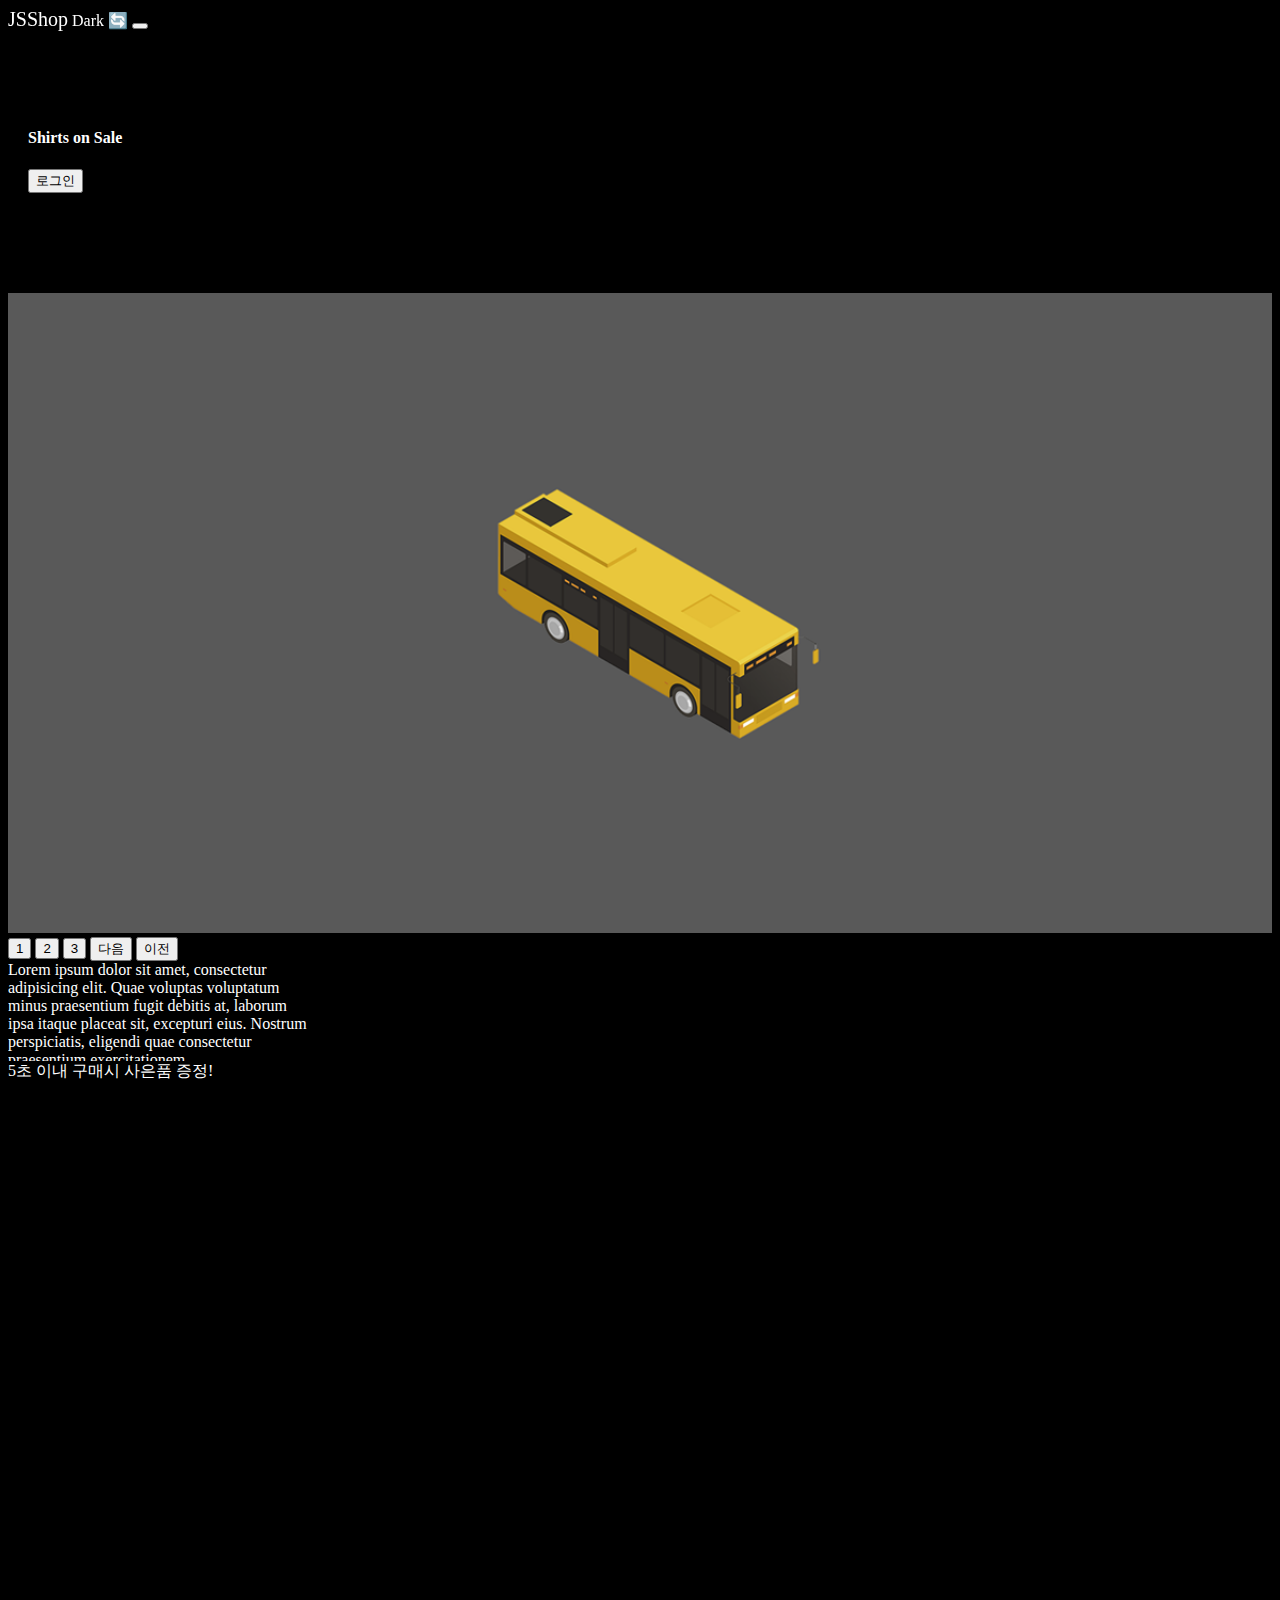
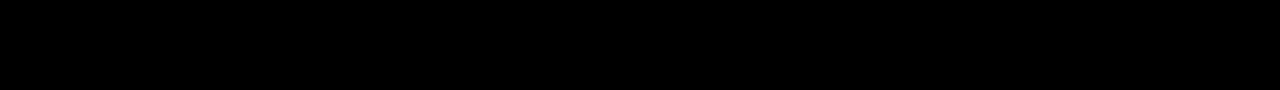
<file: html/index.html>
<!doctype html>
<html lang="en">
  <head>
    <!-- Required meta tags -->
    <meta charset="utf-8">
    <meta name="viewport" content="width=device-width, initial-scale=1">

    <!-- Bootstrap CSS -->
    <link href="https://cdn.jsdelivr.net/npm/bootstrap@5.1.3/dist/css/bootstrap.min.css" rel="stylesheet" integrity="sha384-1BmE4kWBq78iYhFldvKuhfTAU6auU8tT94WrHftjDbrCEXSU1oBoqyl2QvZ6jIW3" crossorigin="anonymous">
    <link href="/css/main.css" rel="stylesheet">

    <script
    src="https://code.jquery.com/jquery-3.6.4.min.js"
    integrity="sha256-oP6HI9z1XaZNBrJURtCoUT5SUnxFr8s3BzRl+cbzUq8="
    crossorigin="anonymous">
    </script>

    <title>Hello, world!</title>
  </head>
  
  <body class = "dark">
    <div class="black-bg">
        <div class="white-bg">
            <h4 style="color:black">로그인 하십쇼</h4>
            <form action="success.html">
              <div class="my-3">
                <input type="text" class="form-control" id="email">
               </div>
               <div class="my-3">
                 <input type="password" class="form-control" id="pw">
               </div>
               <button type="submit" class="btn btn-primary" id="send">전송</button> 
               <button type="button" class="btn btn-danger" id="close">닫기</button> 
            </form> 
        </div>
    </div>

    <nav class="navbar navbar-dark bg-dark" height="0px">
        <div class="container-fluid">
          <span class="navbar-brand">JSShop</span>
          <span class="badge bg-dark">Dark 🔄</span>
          <button class="navbar-toggler" type="button">
            <span class="navbar-toggler-icon"></span>
          </button>
        </div>
    </nav>

      <ul class="list-group">
        <li class="list-group-item">An item</li>
        <li class="list-group-item">A second item</li>
        <li class="list-group-item">A third item</li>
        <li class="list-group-item">A fourth item</li>
        <li class="list-group-item">And a fifth one</li>
      </ul>
      
      <div class="main-bg">
        <h4>Shirts on Sale</h4>
        <button id="login" class="btn-danger">로그인</button>
      </div>
    <div style="overflow: hidden">
      <div class="slide-container">
        <div class="slide-box">
          <img src="/img/car1.png" draggable="false">
        </div>
        <div class="slide-box">
          <img src="/img/car2.png">
        </div>
        <div class="slide-box">
          <img src="/img/car3.png">
        </div>
      </div>
    </div>
    <!-- 
      1. 내가 드래그한 거리만큼 박스도 왼쪽으로 움직임 
      2. 손놓으면 둘째사진 보임 
        > 100px 이상 이동시 둘째 사진 보임 아니면 첫번째 사진 보임
               -->

    


    <button class="slide-1">1</button>
    <button class="slide-2">2</button>
    <button class="slide-3">3</button>
    <button class="next">다음</button>
    <button class="before">이전</button>

    <div class="lorem" style="width: 300px; height: 100px; overflow-y: scroll">
      Lorem ipsum dolor sit amet, consectetur adipisicing elit. Quae voluptas voluptatum minus praesentium fugit debitis at, laborum ipsa itaque placeat sit, excepturi eius. Nostrum perspiciatis, eligendi quae consectetur praesentium exercitationem.
    </div> 

      <div class="alert alert-danger">
        5초 이내 구매시 사은품 증정! </div>

      <div style="height: 600px"></div>

    <script src="https://cdn.jsdelivr.net/npm/bootstrap@5.1.3/dist/js/bootstrap.bundle.min.js" integrity="sha384-ka7Sk0Gln4gmtz2MlQnikT1wXgYsOg+OMhuP+IlRH9sENBO0LRn5q+8nbTov4+1p" crossorigin="anonymous"></script>
    <script src="/js/slide.js"></script>
    <script src="/js/saeunpoom.js"></script>
    <script src="/js/darkmode.js"></script>
    <script src="/js/idpwdcheck.js"></script>
    <script src="/js/togglebar.js"></script>
    <script src="/js/returnHomework.js"></script>
    <script src="/js/scroll.js"></script>
    <script src="/js/swipe.js"></script>
  </body>
</html>
</file>
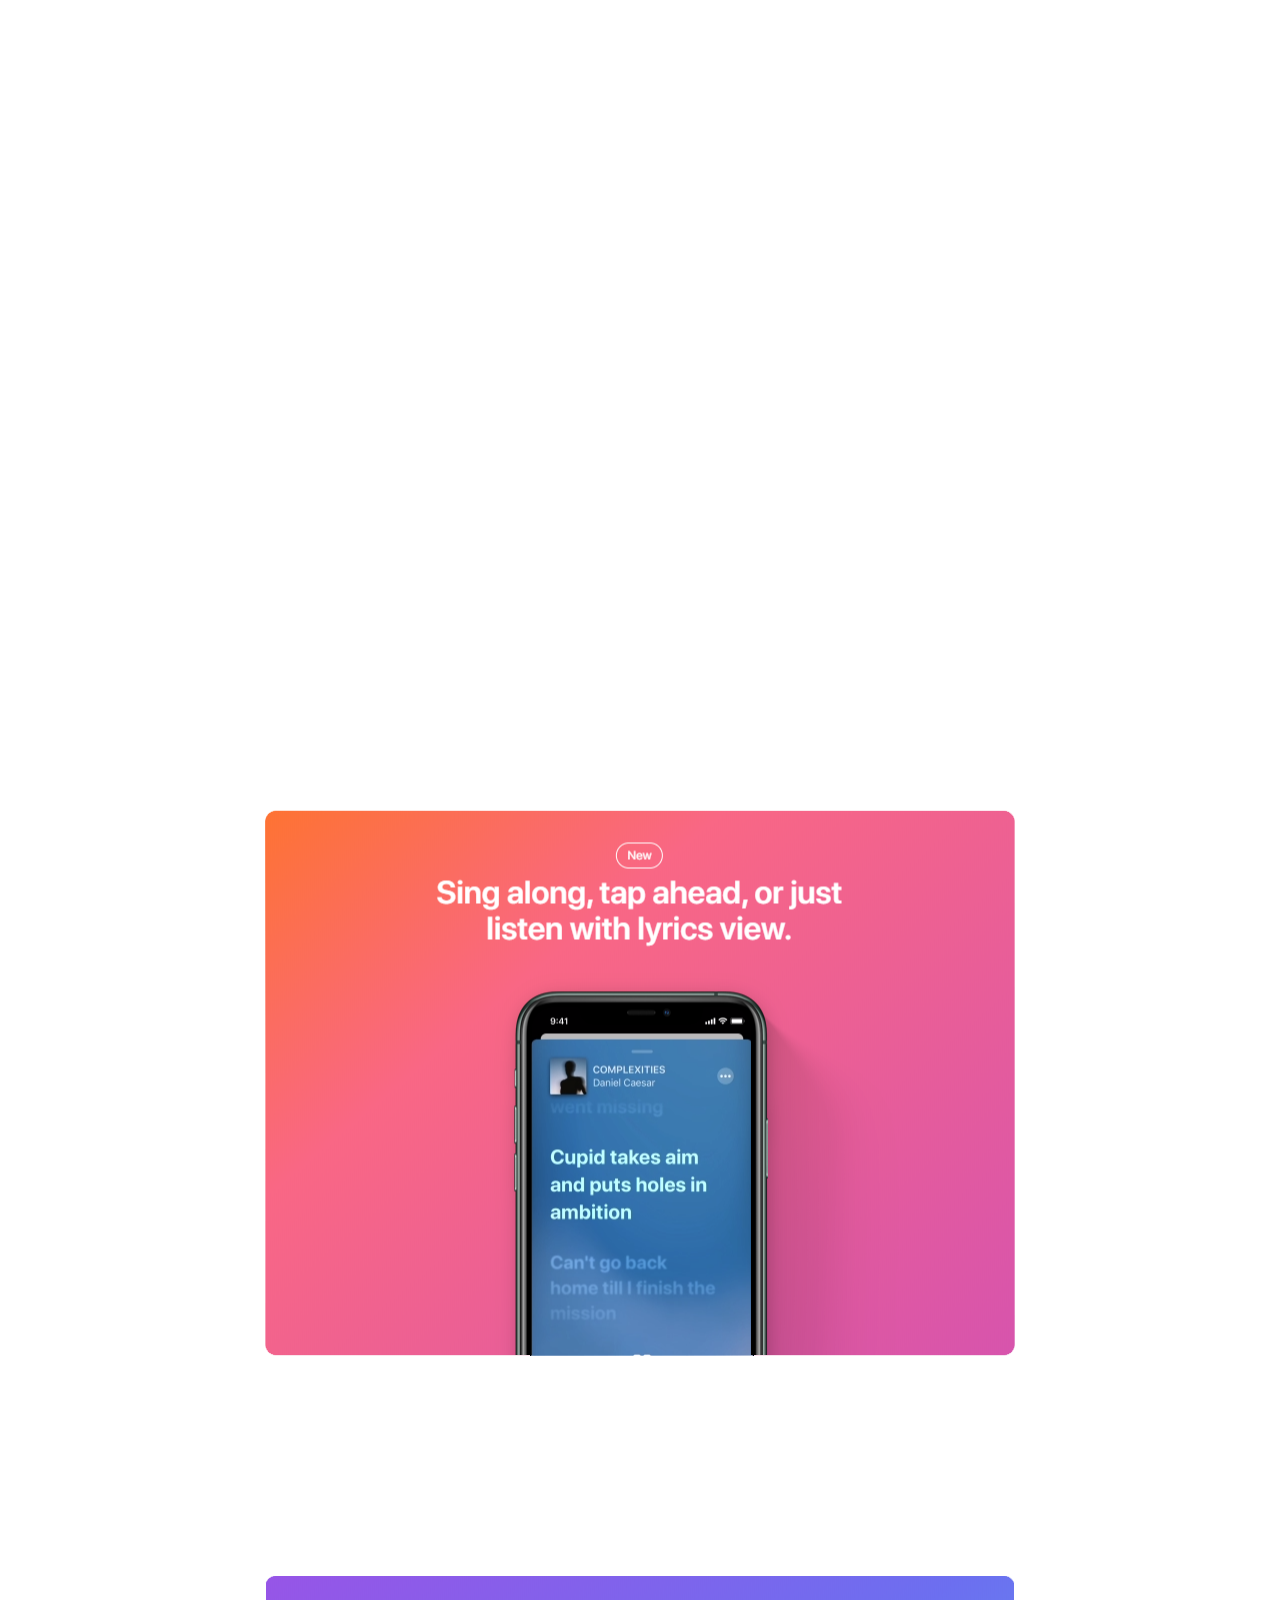
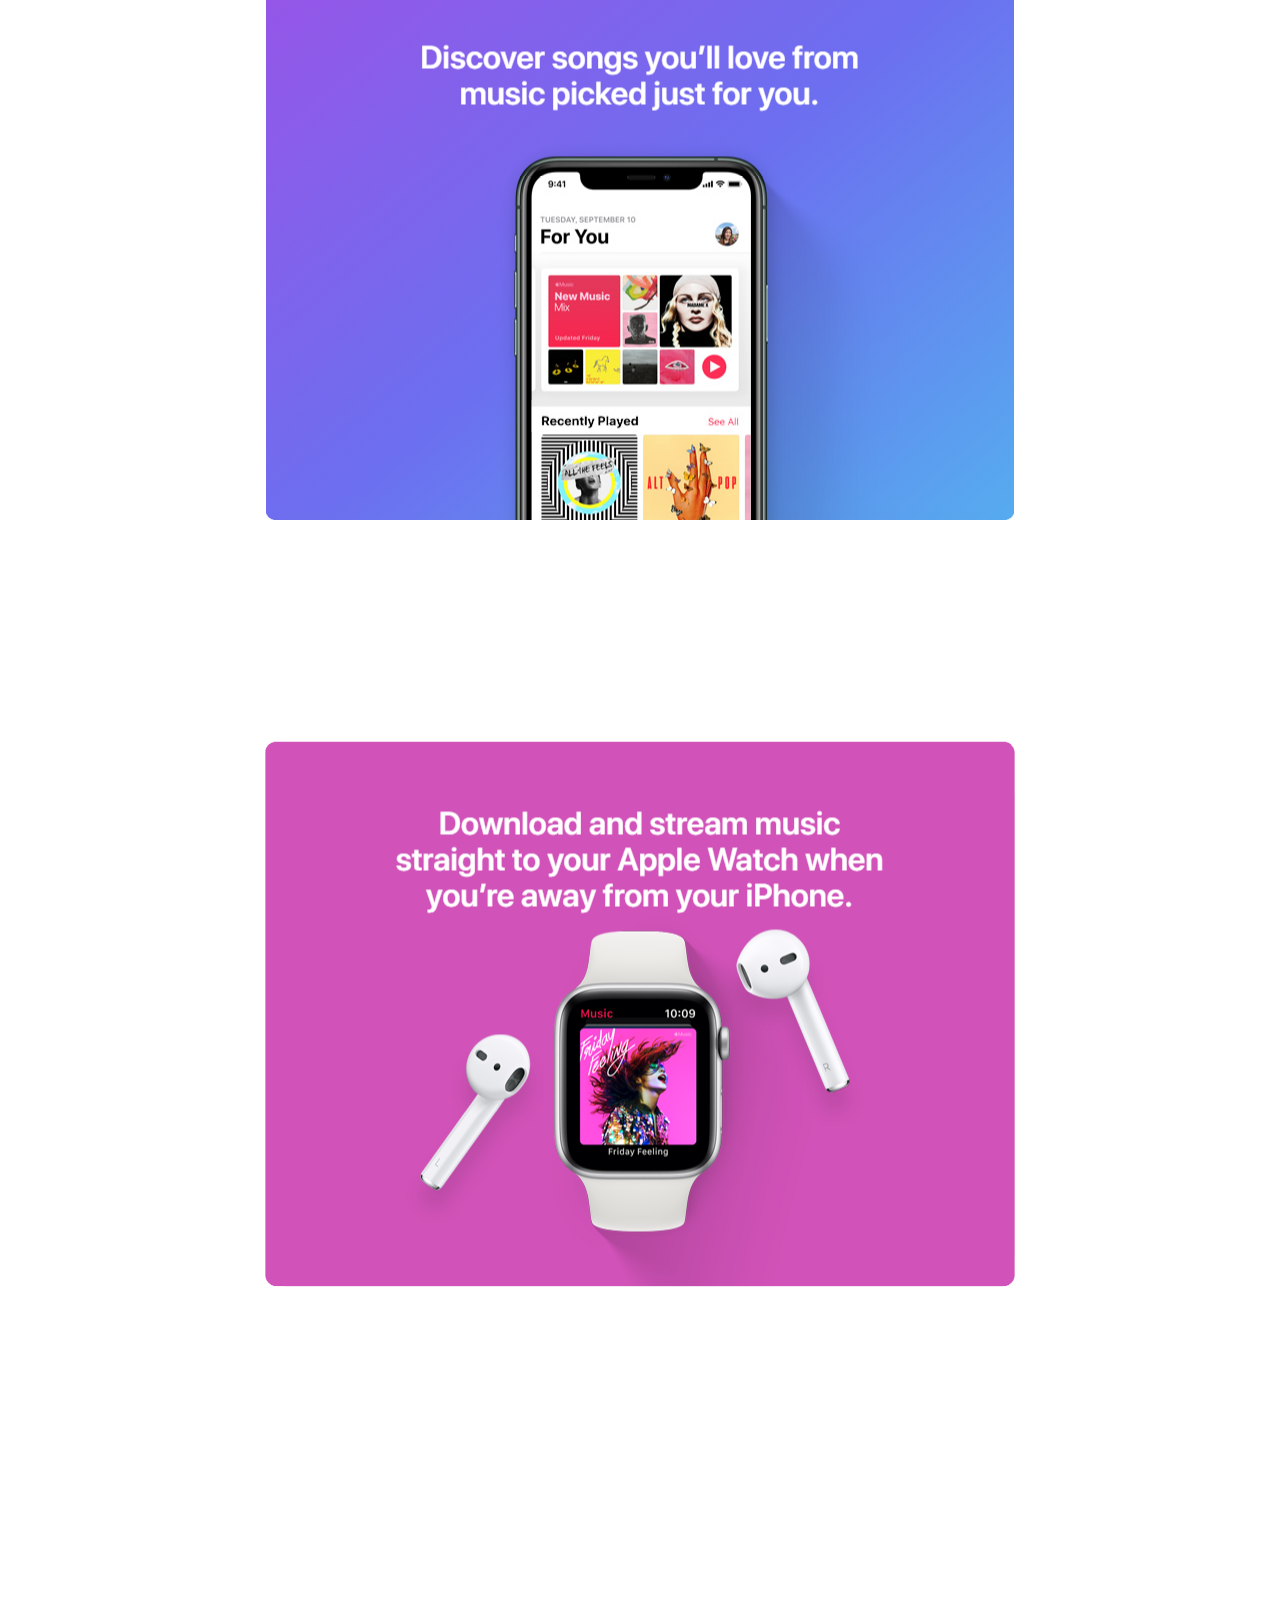
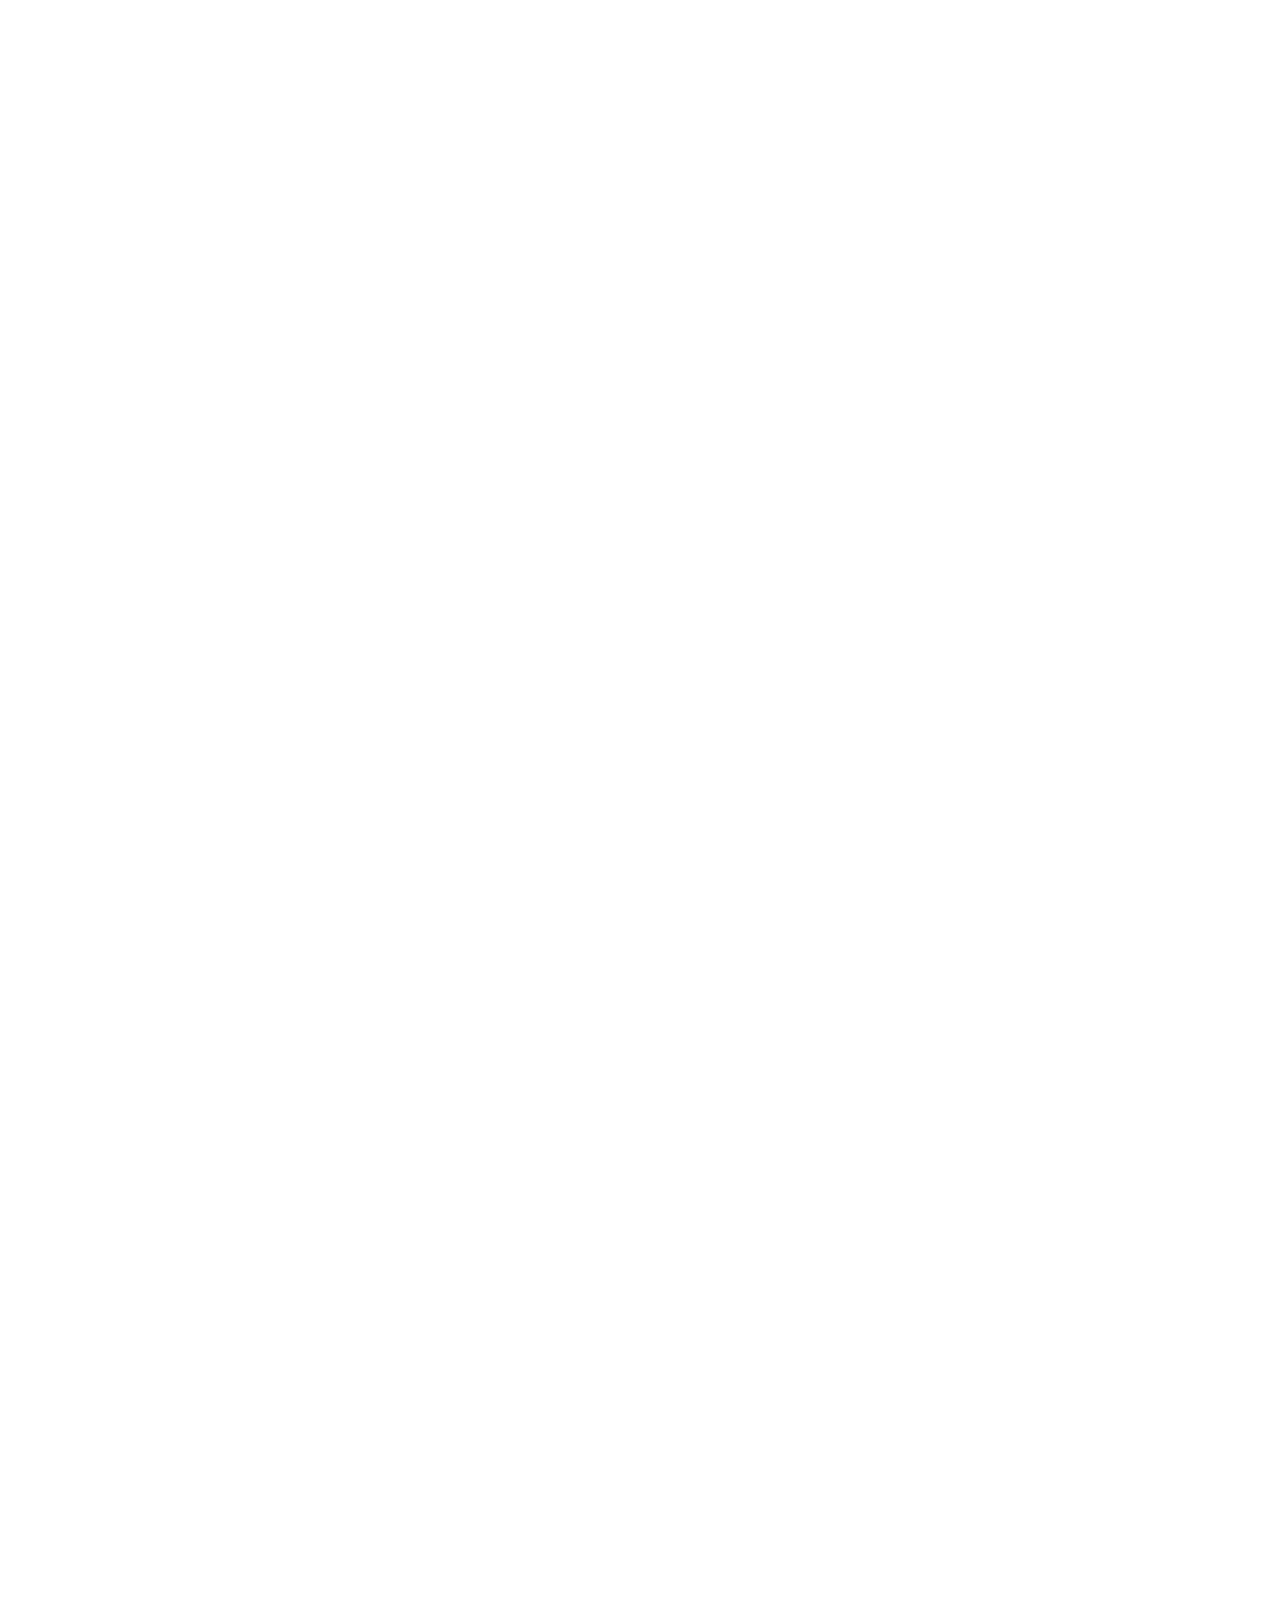
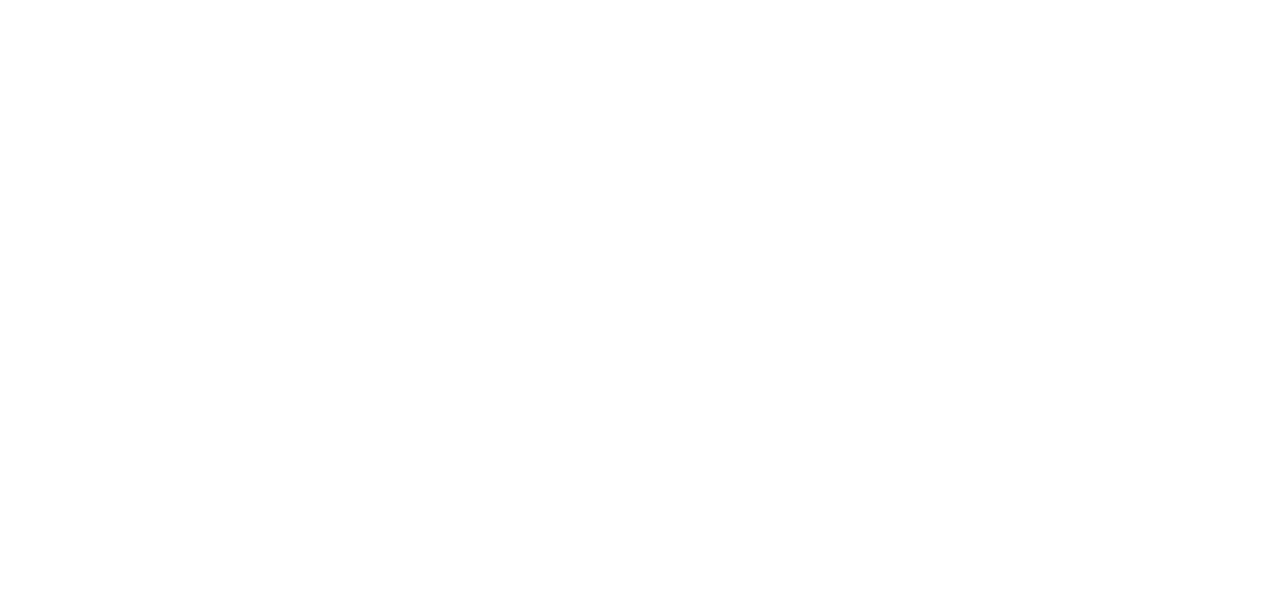
<file: html/card.html>
<!doctype html>
<html lang="en">
  <head>
    <!-- Required meta tags -->
    <meta charset="utf-8">
    <meta name="viewport" content="width=device-width, initial-scale=1">

    <!-- Bootstrap CSS -->
    <link href="https://cdn.jsdelivr.net/npm/bootstrap@5.1.3/dist/css/bootstrap.min.css" rel="stylesheet" integrity="sha384-1BmE4kWBq78iYhFldvKuhfTAU6auU8tT94WrHftjDbrCEXSU1oBoqyl2QvZ6jIW3" crossorigin="anonymous">
    <link href="/css/main.css" rel="stylesheet">

    <script
    src="https://code.jquery.com/jquery-3.6.4.min.js"
    integrity="sha256-oP6HI9z1XaZNBrJURtCoUT5SUnxFr8s3BzRl+cbzUq8="
    crossorigin="anonymous">
    </script>

    <title>Hello, world!</title>
  </head>
  <body>
    <div class="card-background">
        <div class="card-box">
            <img src="/img/card1.png">
        </div>
        <div class="card-box">
            <img src="/img/card2.png">
        </div>
        <div class="card-box">
            <img src="/img/card3.png">
        </div>
    </div>
    <script>
        $(window).scroll(function(){
            var 높이 = $(window).scrollTop();
            console.log(높이); 
            //625~1000 까지 스크롤바를 내리면, 첫 째 카드의 opacity를 1~0으로 서서히 변경해주세요 
            var y = (-1/375) * 높이 + (1000/375);
            $('.card-box').eq(0).css('opacity', y);
            var z = (-1/3750) * 높이 + (3815/3750)
            $('.card-box').eq(0).css('transform', `scale(${z})` )
        });
    </script>
  </body>
  </html>
</file>
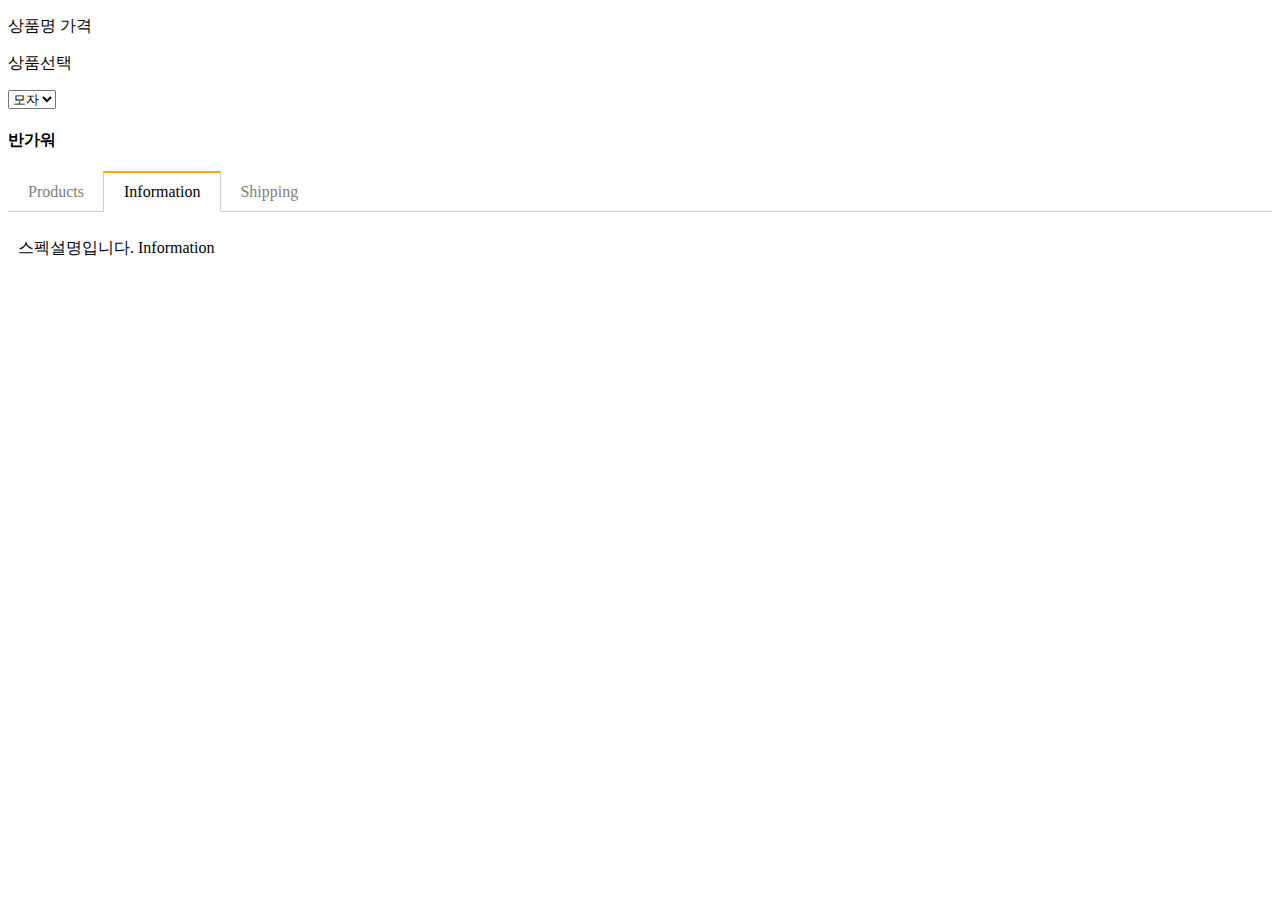
<file: html/detail.html>
<!doctype html>
<html lang="en">

<head>
  <!-- Required meta tags -->
  <meta charset="utf-8">
  <meta name="viewport" content="width=device-width, initial-scale=1">

  <!-- Bootstrap CSS -->
  <link href="https://cdn.jsdelivr.net/npm/bootstrap@5.1.3/dist/css/bootstrap.min.css" rel="stylesheet"
    integrity="sha384-1BmE4kWBq78iYhFldvKuhfTAU6auU8tT94WrHftjDbrCEXSU1oBoqyl2QvZ6jIW3" crossorigin="anonymous">
  <link href="/css/main.css" rel="stylesheet">

  <script src="https://code.jquery.com/jquery-3.6.4.min.js"
    integrity="sha256-oP6HI9z1XaZNBrJURtCoUT5SUnxFr8s3BzRl+cbzUq8=" crossorigin="anonymous">
    </script>

  <title>Hello, world!</title>
</head>

<body>
  <style>
    ul.list {
      list-style-type: none;
      margin: 0;
      padding: 0;
      border-bottom: 1px solid #ccc;
    }

    ul.list::after {
      content: '';
      display: block;
      clear: both;
    }

    .tab-button {
      display: block;
      padding: 10px 20px 10px 20px;
      float: left;
      margin-right: -1px;
      margin-bottom: -1px;
      color: grey;
      text-decoration: none;
      cursor: pointer;
    }

    .orange {
      border-top: 2px solid orange;
      border-right: 1px solid #ccc;
      border-bottom: 1px solid white;
      border-left: 1px solid #ccc;
      color: black;
      margin-top: -2px;
    }

    .tab-content {
      display: none;
      padding: 10px;
    }

    .show {
      display: block;
    }
  </style>

  <div class="container mt-3">
    <div class="card p-3">
      <p class="test">
        <span class="car-title">상품명</span>
        <span class="car-price">가격</span>
    </div>
  </div>

  <form class="container my-5 form-group">
    <p>상품선택</p>
    <select class="form-select mt-2">
      <option>모자</option>
      <option>셔츠</option>
      <option>바지</option>
    </select>
    <select class="form-select mt-2 mt-hide">
    </select>
  </form>

  <div id="test">
    <h4>반가워</h4>
  </div>


  <div class="container mt-5">
    <ul class="list">
      <li class="tab-button" data-id="0">Products</li>
      <li class="tab-button orange" data-id="1">Information</li>
      <li class="tab-button" data-id="2">Shipping</li>
    </ul>
    <div class="tab-content">
      <p>상품설명입니다. Product</p>
    </div>
    <div class="tab-content show">
      <p>스펙설명입니다. Information</p>
    </div>
    <div class="tab-content">
      <p>배송정보입니다. Shipping</p>
    </div>
  </div>


  <script src="/js/tab.js"></script>
  <script src="/js/arrayAndObject.js"></script>
  <script src="/js/select_input.js"></script>
  <script src="/js/arrayForHomework.js"></script>
</body>

</html>
</file>
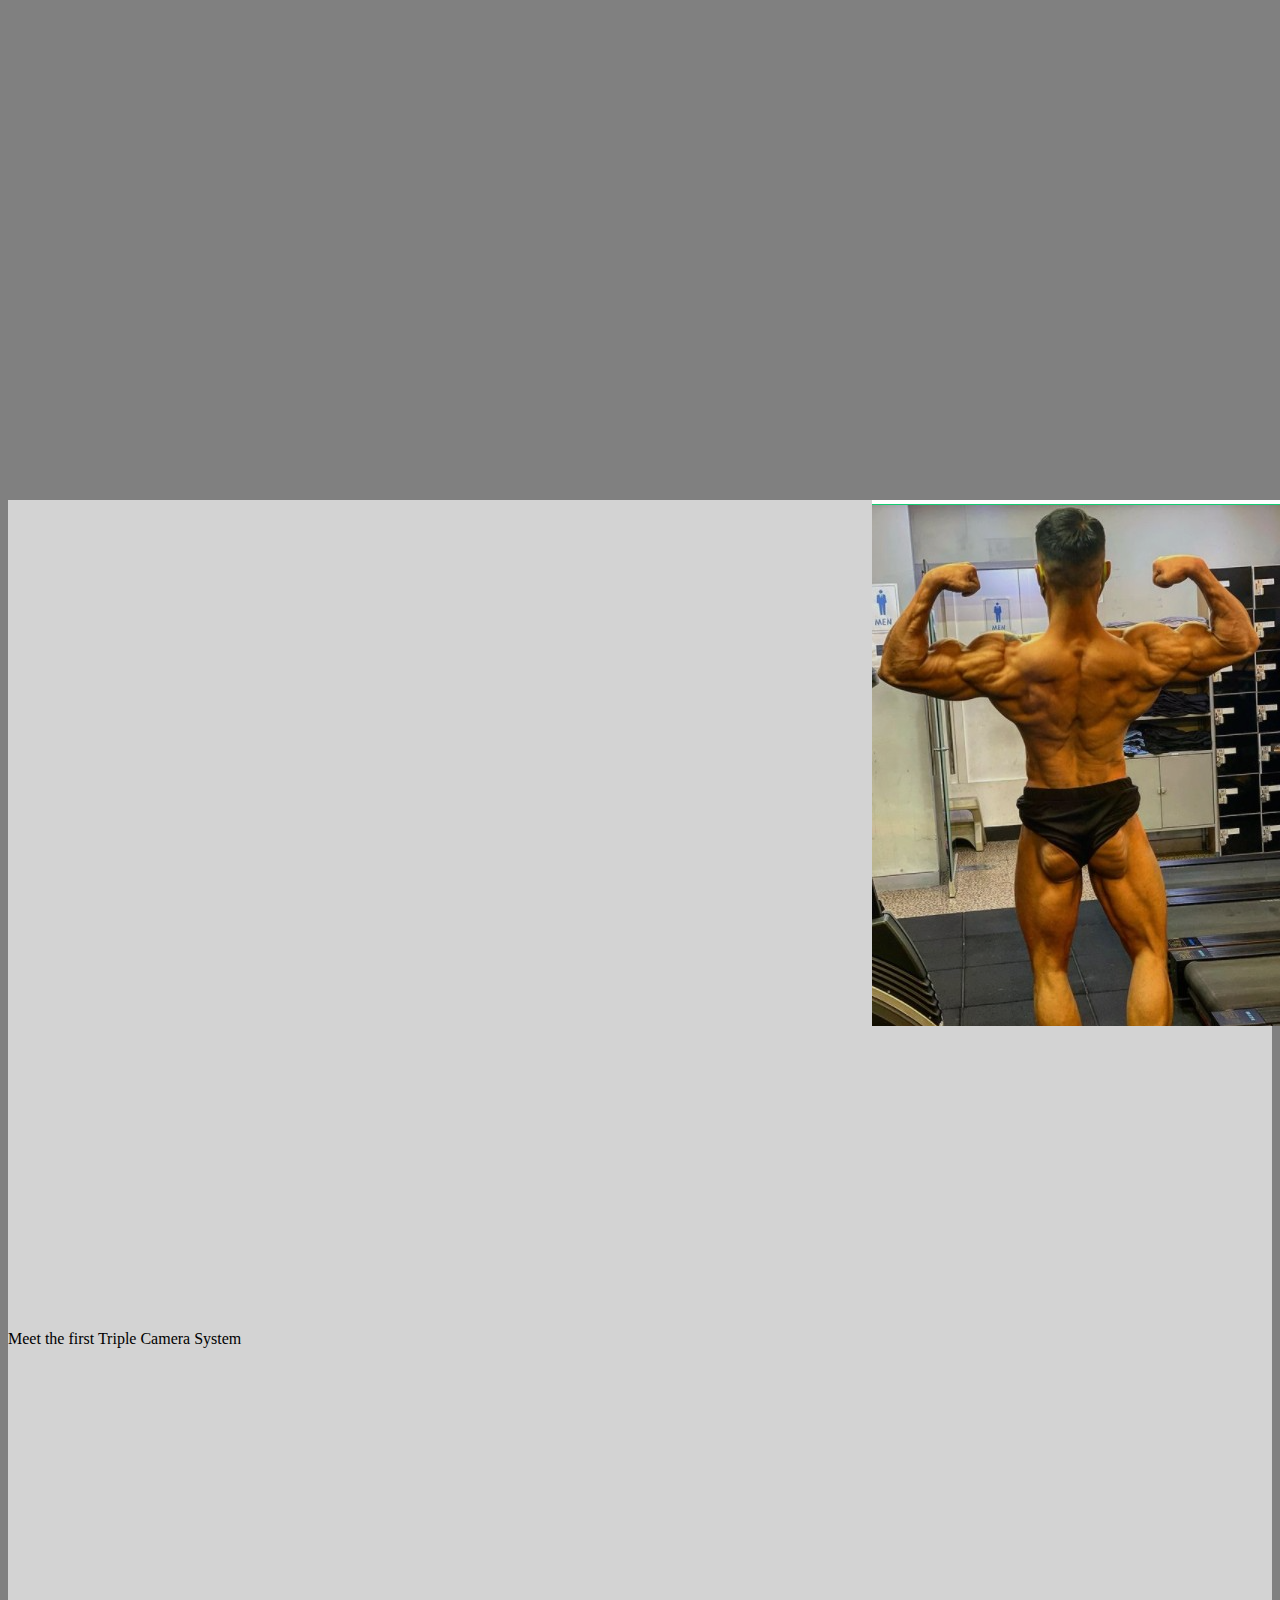
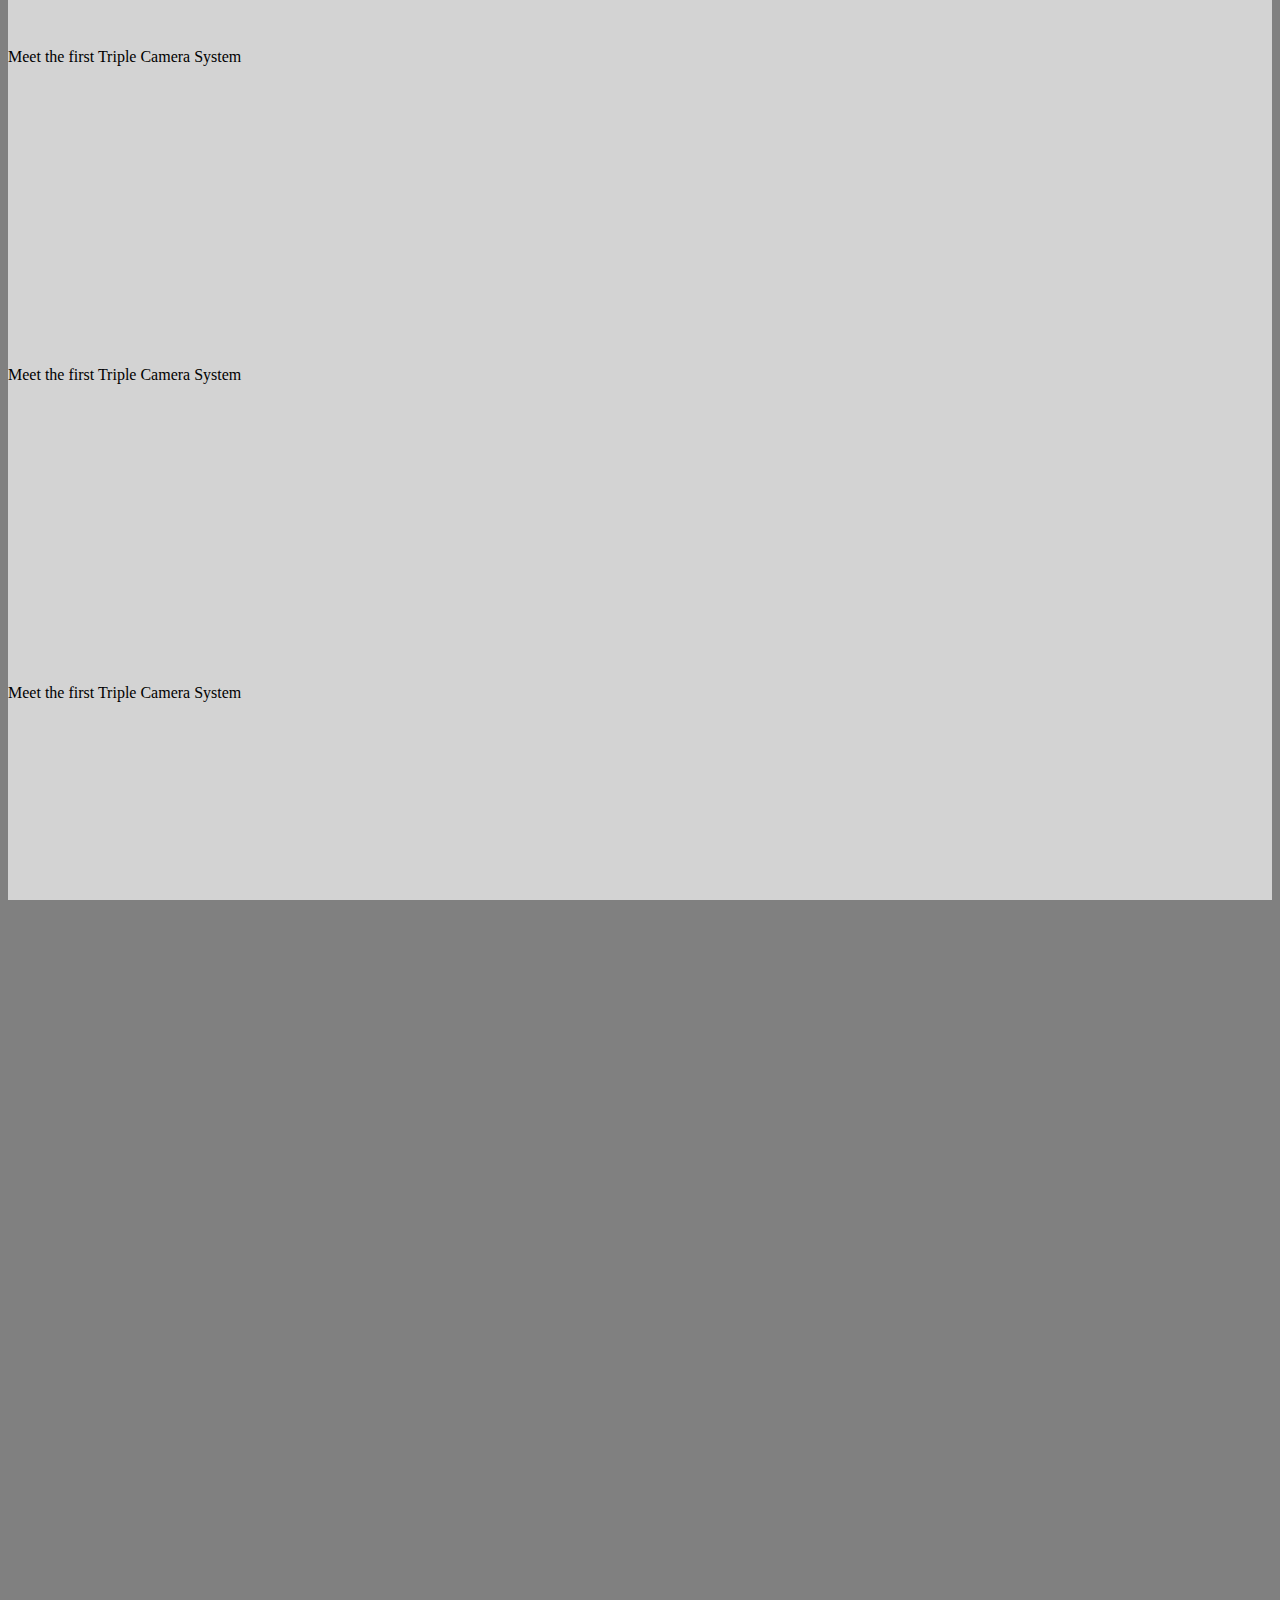
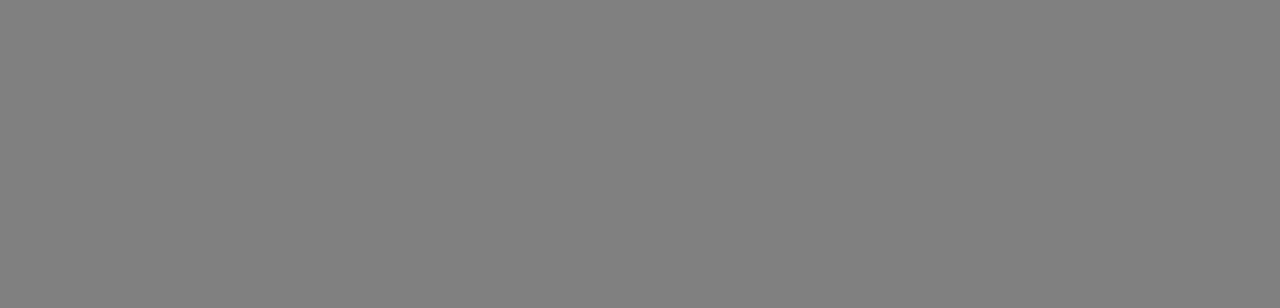
<file: html/grid.html>
<!doctype html>
<html lang="en">
  <head>
    <!-- Required meta tags -->
    <meta charset="utf-8">
    <meta name="viewport" content="width=device-width, initial-scale=1">

    <!-- Bootstrap CSS -->
    <link href="https://cdn.jsdelivr.net/npm/bootstrap@5.1.3/dist/css/bootstrap.min.css" rel="stylesheet" integrity="sha384-1BmE4kWBq78iYhFldvKuhfTAU6auU8tT94WrHftjDbrCEXSU1oBoqyl2QvZ6jIW3" crossorigin="anonymous">
    <link href="/css/main.css" rel="stylesheet">

    <script
    src="https://code.jquery.com/jquery-3.6.4.min.js"
    integrity="sha256-oP6HI9z1XaZNBrJURtCoUT5SUnxFr8s3BzRl+cbzUq8="
    crossorigin="anonymous">
    </script>

    <title>Hello, world!</title>
  </head>
  <body style="background: grey; height: 3000px;">
    <div class="grey">
      <div class="image">
        <img src="body.png">
      </div>
      <div style="clear:both"></div>
      <div class="text" style="margin-top: 300px;">Meet the first Triple Camera System</div>
      <div style="clear:both"></div>
      <div class="text" style="margin-top: 300px;">Meet the first Triple Camera System</div>
      <div style="clear:both"></div>
      <div class="text" style="margin-top: 300px;">Meet the first Triple Camera System</div>
      <div style="clear:both"></div>
      <div class="text" style="margin-top: 300px;">Meet the first Triple Camera System</div>

    </div>
  </body>
  </html>
</file>
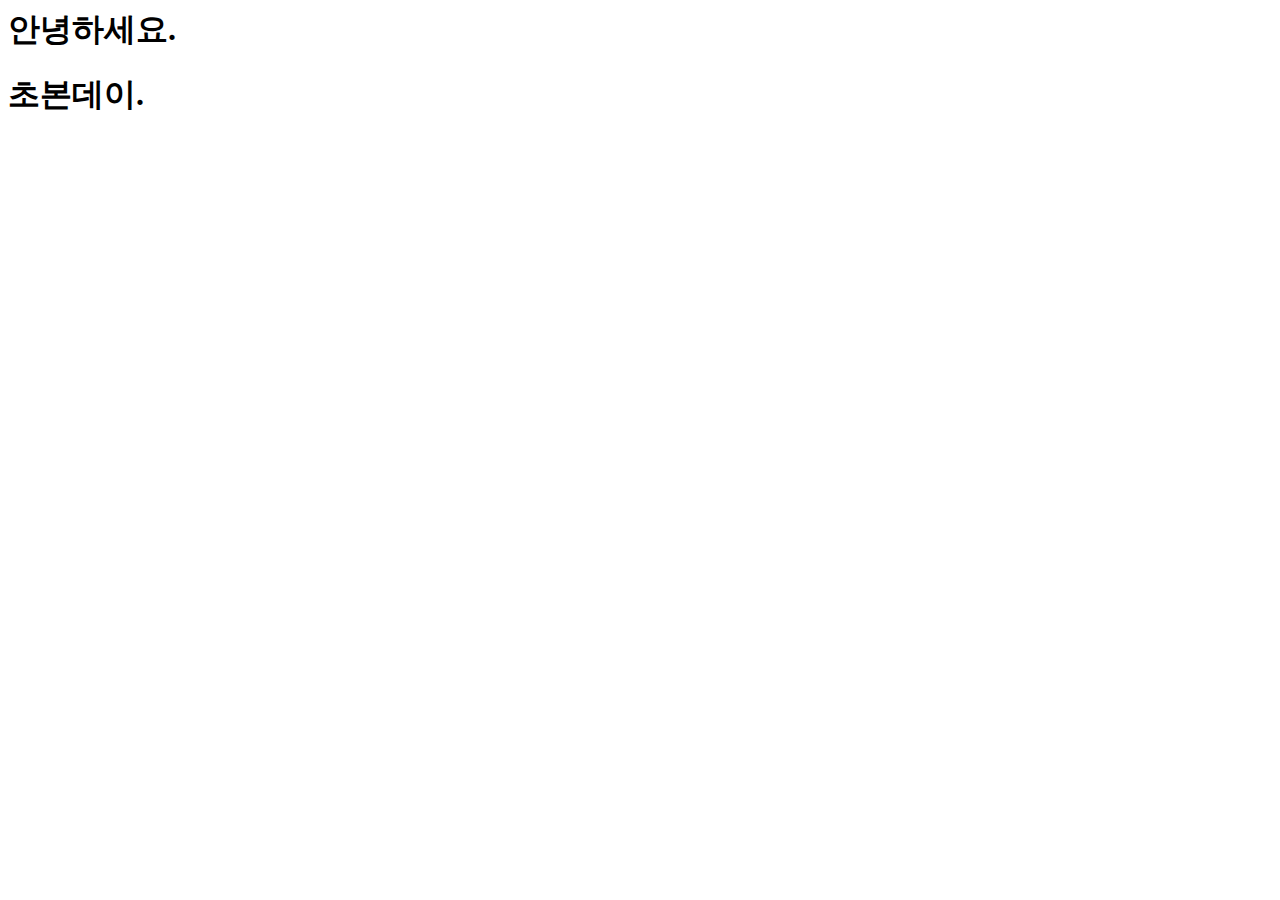
<file: html/index1.html>
<html>
    <head>
        <meta charset="UTF-8">
        <title>Document</title>
    </head>
    <body>
        <h1 id="hello">안녕하세요.</h1>
        <h1 id="hi">초본데이.</h1>
        <script>
            //document.getElementById('hello').style.fontSize = '16px';
            //html문서.(= ~의) html의 요소인 element를 가져와달라 근데 ID가 hello인것에 대해서 그리고 안녕으로 바꿔
        </script>
    </body>
    </html>
</file>
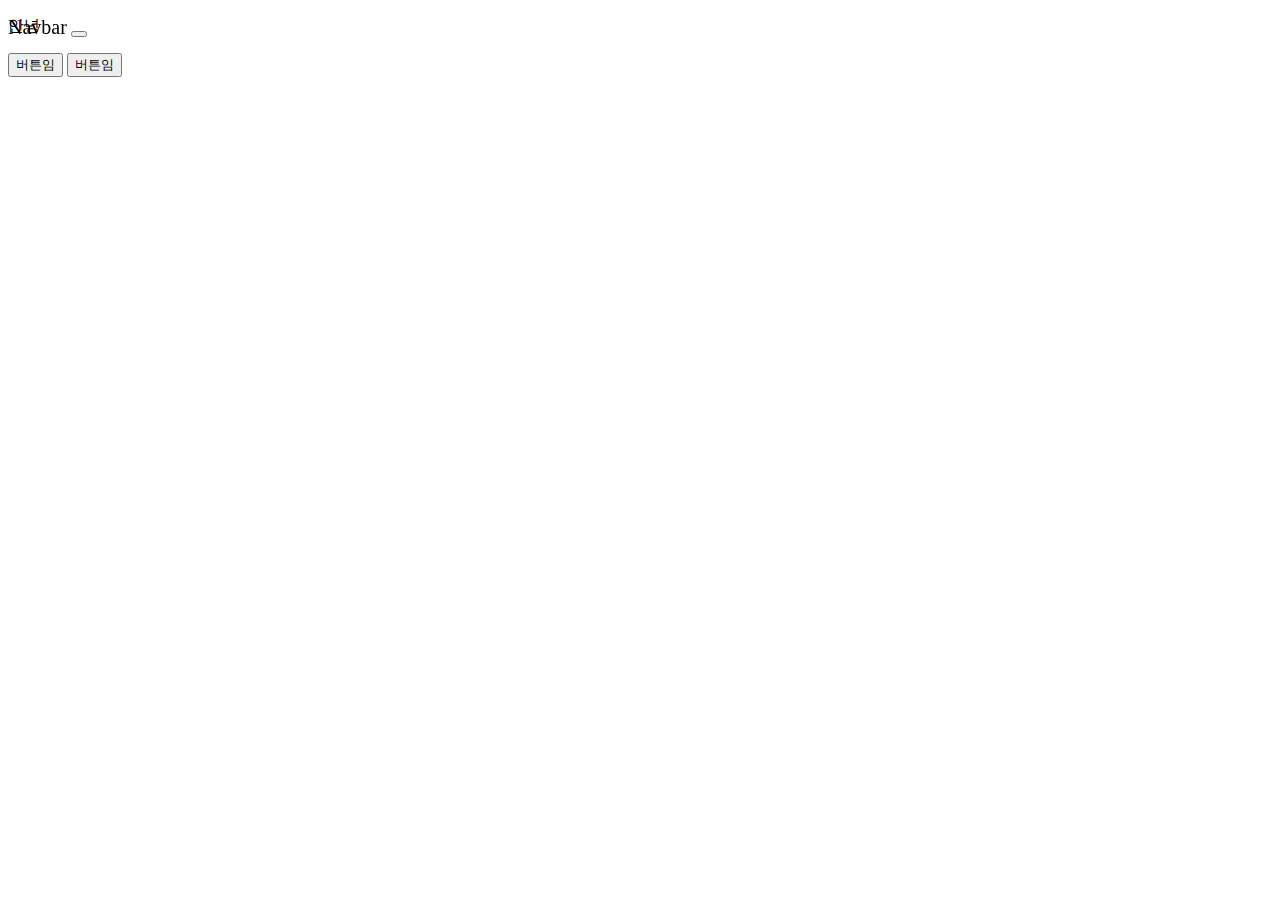
<file: html/index5.html>
<!doctype html>
<html lang="en">
  <head>
    <!-- Required meta tags -->
    <meta charset="utf-8">
    <meta name="viewport" content="width=device-width, initial-scale=1">

    <!-- Bootstrap CSS -->
    <link href="https://cdn.jsdelivr.net/npm/bootstrap@5.1.3/dist/css/bootstrap.min.css" rel="stylesheet" integrity="sha384-1BmE4kWBq78iYhFldvKuhfTAU6auU8tT94WrHftjDbrCEXSU1oBoqyl2QvZ6jIW3" crossorigin="anonymous">
    <link href="/css/main.css" rel="stylesheet">
    <script
    src="https://code.jquery.com/jquery-3.6.4.min.js"
    integrity="sha256-oP6HI9z1XaZNBrJURtCoUT5SUnxFr8s3BzRl+cbzUq8="
    crossorigin="anonymous"></script>

    <title>Hello, world!</title>
  </head>
  <body>

    <div class="black-bg">
        <div class="white-bg">
            <h4>로그인 하십쇼</h4>
            <button class="btn btn-danger" id="close">닫기</button>
        </div>
    </div>

    <nav class="navbar navbar-light bg-light">
        <div class="container-fluid">
          <span class="navbar-brand">Navbar</span>
          <button class="navbar-toggler" type="button">
            <span class="navbar-toggler-icon"></span>
          </button>
        </div>
      </nav> 

      <ul class="list-group">
        <li class="list-group-item">An item</li>
        <li class="list-group-item">A second item</li>
        <li class="list-group-item">A third item</li>
        <li class="list-group-item">A fourth item</li>
        <li class="list-group-item">And a fifth one</li>
      </ul>

      <p class="hello">안녕</p>
      <button class="test-btn">버튼임</button>
      <button class="maldik">버튼임</button>
    <script>
        // document.querySelector('.hello').innerHTML='바보';
        // $('.hello').html('또 바꿈');
        
        // document.querySelectorAll('.hello')[0].innerHTML='바보';
        // document.querySelectorAll('.hello')[1].innerHTML='바보';
        // document.querySelectorAll('.hello')[2].innerHTML='바보';
        $('.hello').html('또 바꿈');
        $('.test-btn').on('click', function(){
          $('.hello').fadeOut();
        });
 // ㅓ\jquery로 줄여서 쓰는 것들에 대해서는 jqueryㅎ로 가져와야하구, queryslelctor로 가져오면 queryselector 관련 함수로 가져와야함 
    </script>
    
    <script>
        $('.maldik').on('click', function(){
            $('.white-bg')[0].style.display = 'block';
            $('.black-bg')[0].style.display = 'block';
        });
        $('.btn-danger').on('click', function(){
            $('.white-bg')[0].style.display = 'none';
            $('.black-bg')[0].style.display = 'none';
        });
    </script>    

    <script>
        $('.navbar-toggler').on('click', function(){
            $('.list-group')[0].classList.toggle('show');
        });
    </script>

    <script src="https://cdn.jsdelivr.net/npm/bootstrap@5.1.3/dist/js/bootstrap.bundle.min.js" integrity="sha384-ka7Sk0Gln4gmtz2MlQnikT1wXgYsOg+OMhuP+IlRH9sENBO0LRn5q+8nbTov4+1p" crossorigin="anonymous"></script>
 
  </body>
</html>
</file>
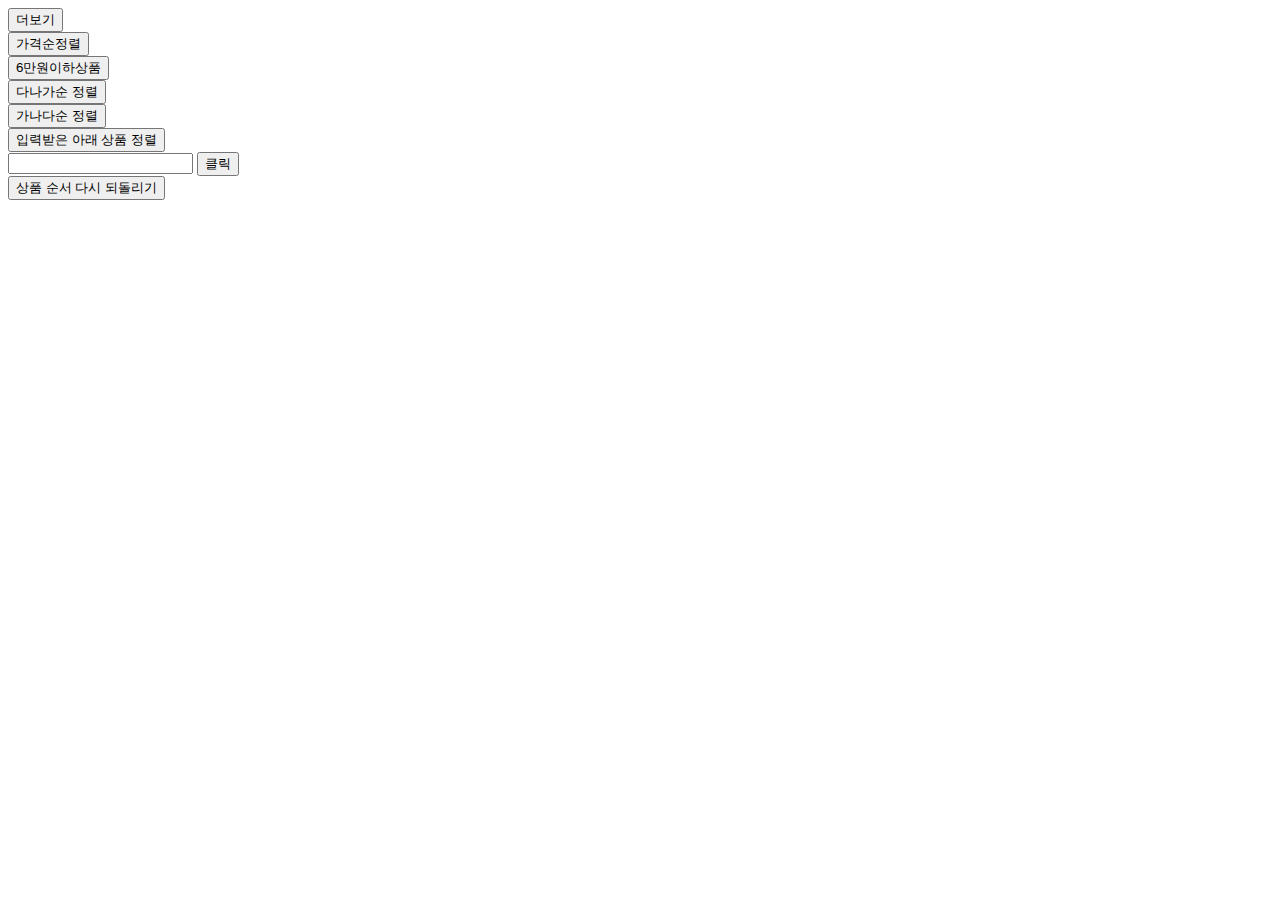
<file: html/list.html>
<!doctype html>
<html lang="en">
  <head>
    <!-- Required meta tags -->
    <meta charset="utf-8">
    <meta name="viewport" content="width=device-width, initial-scale=1">

    <!-- Bootstrap CSS -->
    <link href="https://cdn.jsdelivr.net/npm/bootstrap@5.1.3/dist/css/bootstrap.min.css" rel="stylesheet" integrity="sha384-1BmE4kWBq78iYhFldvKuhfTAU6auU8tT94WrHftjDbrCEXSU1oBoqyl2QvZ6jIW3" crossorigin="anonymous">
    <link href="/css/main.css" rel="stylesheet">
    
    <script
    src="https://code.jquery.com/jquery-3.6.4.min.js"
    integrity="sha256-oP6HI9z1XaZNBrJURtCoUT5SUnxFr8s3BzRl+cbzUq8="
    crossorigin="anonymous">
    </script>

    <title>Hello, world!</title>

  </head>
  <body>

    <!-- <div class="card-group container">
        <div class="card">
          <img src="https://via.placeholder.com/600">
          <div class="card-body">
            <h5>Card title</h5>
            <p>가격 : 70000</p>
            <button class="btn btn-danger">주문하기</button>
          </div>
        </div>
        <div class="card">
          <img src="https://via.placeholder.com/600">
          <div class="card-body">
            <h5>Card title</h5>
            <p>가격 : 70000</p>
            <button class="btn btn-danger">주문하기</button>
          </div>
        </div>
        <div class="card">
          <img src="https://via.placeholder.com/600">
          <div class="card-body">
            <h5>Card title</h5>
            <p>가격 : 70000</p>
            <button class="btn btn-danger">주문하기</button>
          </div>
        </div>
      </di> -->
      
      <div class="container">
        <div class="row">
      
        </div>
      </div> 

      <div class="container">
        <button class="'btn btn-danger" id="more">더보기</button>
      </div>
      
      <div class="container my-3">
        <button class="'btn btn-danger" id="price">가격순정렬</button>
      </div>

      <div class="container my-4">
        <button class="'btn btn-danger" id="lower">6만원이하상품</button>
      </div>

      <div class="container my-6">
        <button class="'btn btn-danger" id="namesort">다나가순 정렬</button>
      </div>

      <div class="container my-7">
        <button class="'btn btn-danger" id="abcbutton">가나다순 정렬</button>
      </div>

      <div class="container my-8">
        <button class="'btn btn-danger" id="inputsort">입력받은 아래 상품 정렬</button>
      </div>
      <input type="text" id="a">
      <input type="button" id="search" value="클릭"/>
      <div class="container my-9">
        <button class="'btn btn-danger" id="returnbutton">상품 순서 다시 되돌리기</button>
      </div>



      <script src="/js/arrayAndObject2.js"></script>
      <!-- <script src="/js/arrayAndObject.js"></script> -->
      <script src="/js/ajax.js"></script>
  </body>
</html>
</file>
<file: css/main.css>
:root {
  scroll-behavior: auto;
}
.alert-box {
    background-color: skyblue;
    padding: 20px;
    color: white;
    border-radius: 5px;
    display: none;
}

.list-group {
    display: none;
}

.mt-hide {
  display: none;
}

.show {
    display: block;
}

.navbar {
  position: fixed;
  width: 100%;
  z-index: 5;
}

.navbar-brand {
  font-size: 20px;
  transition: all 1s;
}

.black-bg {
    width : 100%;
    height : 100%;
    position : fixed;
    background : rgba(0,0,0,0.5);
    z-index : 6;
    padding: 30px;
    visibility: hidden;
    opacity: 0;
    transition: all 1s;
  }
  
  .white-bg {
    background: white;
    border-radius: 5px;
    padding: 30px;
  } 

  .show-modal {
    visibility: visible;
    opacity: 1;
  }

.main-bg {
    padding: 100px 20px;
    background: black;
}

.dark {
  background: black;
  color: white
}

.slide-container {
  width: 300vw;
  /* transition: all 1s; */
}

.slide-box {
  width: 100vw;
  float:left;
}

.slide-box img {
  width: 100%;
}

.grey {
  background: lightgrey;
  height: 2000px;
  margin-top: 500px;
}

.text {
  float: left;
  width : 300px;
}
.image {
  float: right;
  width : 400px;
  position: sticky;
  top: 100px;
}

.card-background {
  height: 3000px;
  margin-top: 800px;
  margin-bottom: 1600px;
}

.card-box img {
  display: block;
  margin: auto;
  max-width: 80%;
}
.card-box {
  position: sticky;
  top: 400px;
  margin-top: 200px;
}
</file>
